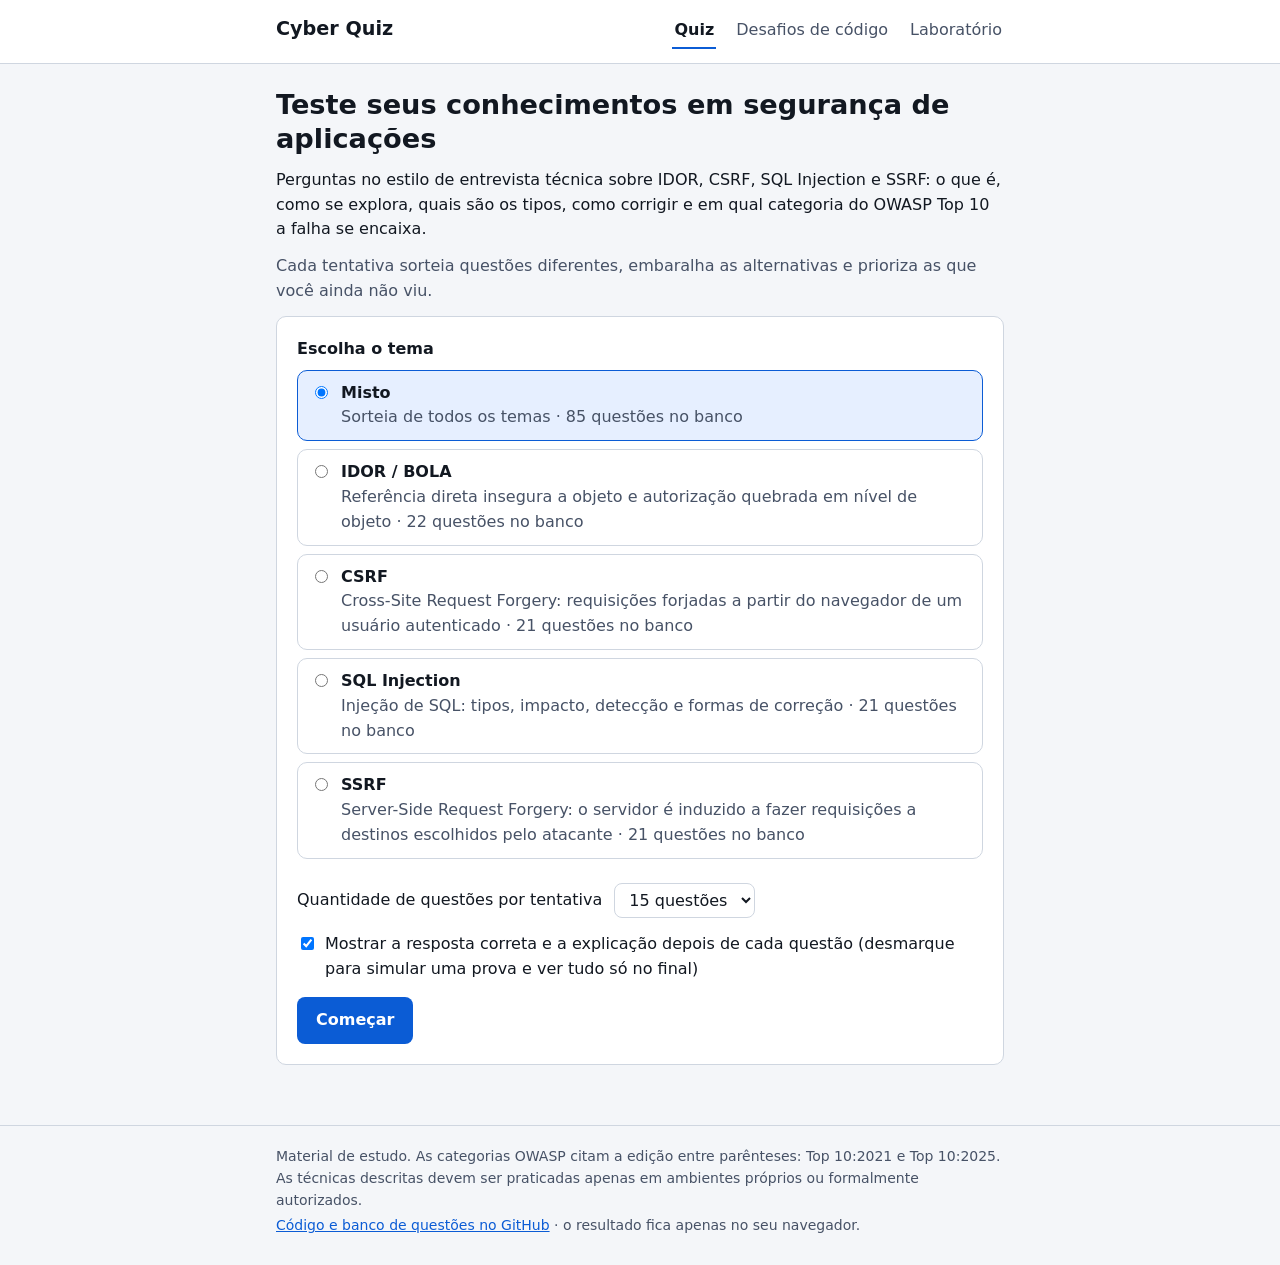
<file: index.html>
<!doctype html>
<html lang="pt-BR">
<head>
  <meta charset="utf-8">
  <meta name="viewport" content="width=device-width, initial-scale=1">
  <meta http-equiv="Content-Security-Policy" content="default-src 'none'; script-src 'self'; style-src 'self'; connect-src 'self'; img-src 'self' data:; base-uri 'none'; form-action 'none'">
  <meta name="color-scheme" content="light dark">
  <meta name="description" content="Quiz de AppSec e Pentest com questões sorteadas sobre IDOR, CSRF, SQL Injection e SSRF, no estilo de perguntas de entrevista técnica.">
  <title>Cyber Quiz — questões de AppSec e Pentest</title>
  <link rel="icon" href="data:,">
  <link rel="stylesheet" href="assets/style.css">
</head>
<body>
  <a class="skip-link" href="#app">Ir para o conteúdo</a>

  <header class="site-header">
    <div class="container header-row">
      <a class="brand" href="./">Cyber Quiz</a>
      <nav aria-label="Principal">
        <a href="./" aria-current="page">Quiz</a>
        <a href="desafios.html">Desafios de código</a>
        <a href="lab.html">Laboratório</a>
      </nav>
    </div>
  </header>

  <main id="app" class="container" tabindex="-1">
    <p class="muted" id="loading">Carregando questões…</p>
    <noscript><p class="notice">Este quiz precisa de JavaScript para sortear e corrigir as questões.</p></noscript>
  </main>

  <footer class="site-footer">
    <div class="container">
      <p>
        Material de estudo. As categorias OWASP citam a edição entre parênteses: Top 10:2021 e Top 10:2025.
        As técnicas descritas devem ser praticadas apenas em ambientes próprios ou formalmente autorizados.
      </p>
      <p>
        <a href="https://github.com/thebinario/cyber-quiz">Código e banco de questões no GitHub</a>
        · o resultado fica apenas no seu navegador.
      </p>
    </div>
  </footer>

  <script src="assets/quiz-core.js"></script>
  <script src="assets/app.js"></script>
</body>
</html>
</file>
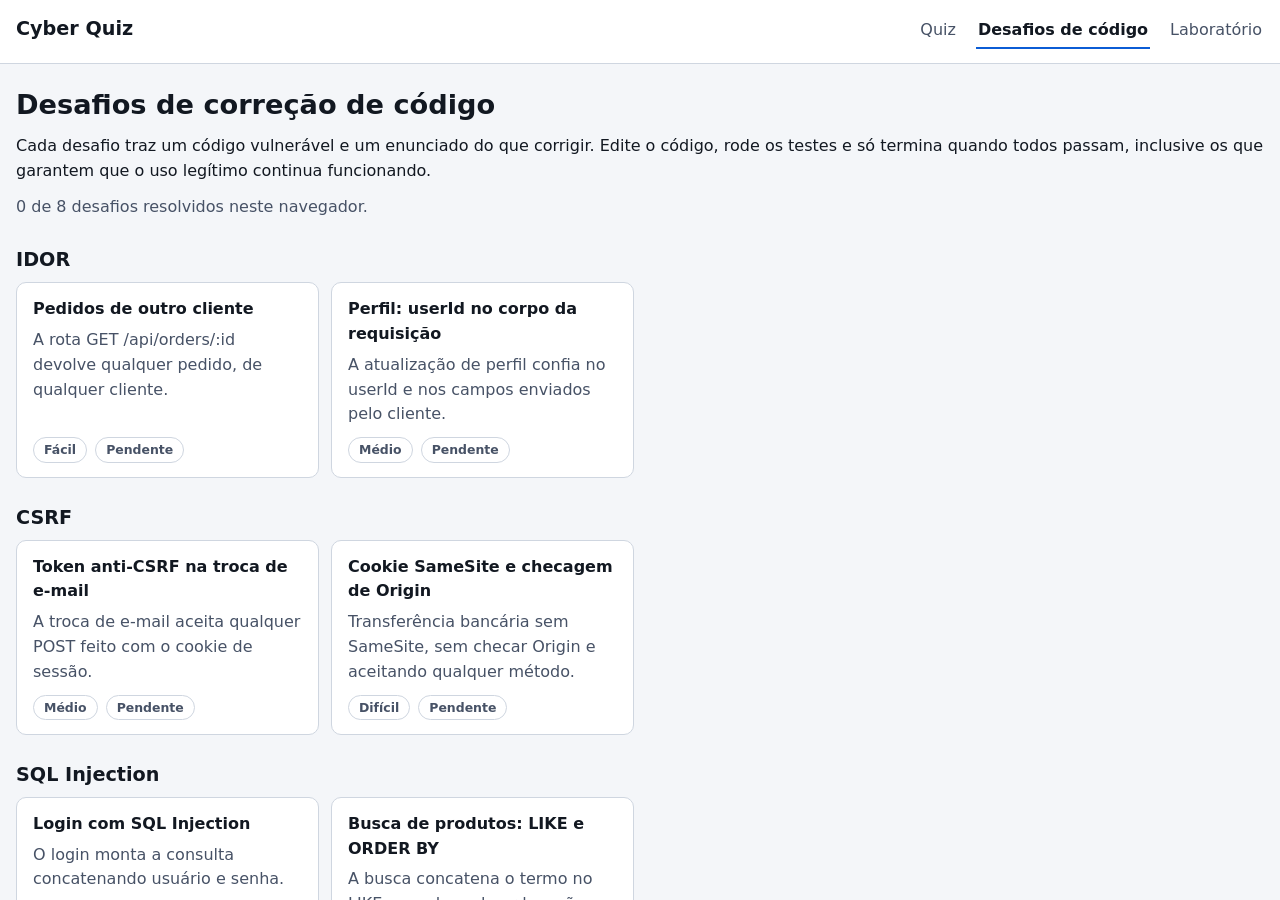
<file: desafios.html>
<!doctype html>
<html lang="pt-BR">
<head>
  <meta charset="utf-8">
  <meta name="viewport" content="width=device-width, initial-scale=1">
  <meta http-equiv="Content-Security-Policy" content="default-src 'none'; script-src 'self'; style-src 'self'; connect-src 'self'; img-src 'self' data:; worker-src 'self'; base-uri 'none'; form-action 'none'">
  <meta name="color-scheme" content="light dark">
  <meta name="description" content="Desafios de correção de código: corrija IDOR, CSRF, SQL Injection e SSRF e rode os testes no navegador.">
  <title>Desafios de correção — Cyber Quiz</title>
  <link rel="icon" href="data:,">
  <link rel="stylesheet" href="assets/style.css">
</head>
<body>
  <a class="skip-link" href="#app">Ir para o conteúdo</a>

  <header class="site-header">
    <div class="container container-wide header-row">
      <a class="brand" href="./">Cyber Quiz</a>
      <nav aria-label="Principal">
        <a href="./">Quiz</a>
        <a href="desafios.html" aria-current="page">Desafios de código</a>
        <a href="lab.html">Laboratório</a>
      </nav>
    </div>
  </header>

  <main id="app" class="container container-wide" tabindex="-1">
    <p class="muted" id="loading">Carregando desafios…</p>
    <noscript><p class="notice">Os desafios rodam os testes no navegador e precisam de JavaScript.</p></noscript>
  </main>

  <footer class="site-footer">
    <div class="container container-wide">
      <p>
        O código que você escreve roda só no seu navegador, em um Web Worker isolado, contra bancos e redes <strong>simulados</strong>.
        Nada é enviado a servidores. Pratique técnicas ofensivas apenas em ambientes próprios ou autorizados.
      </p>
      <p>
        <a href="https://github.com/thebinario/cyber-quiz">Código e desafios no GitHub</a>
        · o progresso fica apenas no seu navegador.
      </p>
    </div>
  </footer>

  <script src="assets/challenges.js"></script>
</body>
</html>
</file>
<file: assets/style.css>
:root {
  --bg: #f4f6f9;
  --surface: #ffffff;
  --text: #121821;
  --muted: #475266;
  --border: #cfd6e0;
  --primary: #0b5cd5;
  --primary-text: #ffffff;
  --primary-soft: #e6efff;
  --ok: #0a6b3a;
  --ok-bg: #e5f6ec;
  --bad: #a4161a;
  --bad-bg: #fdeaea;
  --focus: #b45309;
  --radius: 10px;
  --mono: ui-monospace, SFMono-Regular, Menlo, Consolas, "Liberation Mono", monospace;
}

@media (prefers-color-scheme: dark) {
  :root {
    --bg: #0e1116;
    --surface: #171b22;
    --text: #e8ecf2;
    --muted: #a6b0bf;
    --border: #2f3744;
    --primary: #7db1ff;
    --primary-text: #0a1220;
    --primary-soft: #17263f;
    --ok: #62d68f;
    --ok-bg: #11271b;
    --bad: #ff9094;
    --bad-bg: #2b1316;
    --focus: #fbbf24;
  }
}

* { box-sizing: border-box; }

html { -webkit-text-size-adjust: 100%; }

body {
  margin: 0;
  background: var(--bg);
  color: var(--text);
  font: 16px/1.55 system-ui, -apple-system, "Segoe UI", Roboto, "Helvetica Neue", Arial, sans-serif;
  min-height: 100vh;
  display: flex;
  flex-direction: column;
}

main { flex: 1; width: 100%; padding-top: 24px; padding-bottom: 40px; }
main:focus { outline: none; }

.container { width: 100%; max-width: 760px; margin: 0 auto; padding-left: 16px; padding-right: 16px; }

.skip-link {
  position: absolute; left: -9999px; top: 0;
  background: var(--primary); color: var(--primary-text);
  padding: 8px 12px; z-index: 10;
}
.skip-link:focus { left: 8px; top: 8px; }

.site-header { background: var(--surface); border-bottom: 1px solid var(--border); }
.site-header .container { display: flex; flex-wrap: wrap; gap: 4px 16px; align-items: baseline; padding-top: 14px; padding-bottom: 14px; }
.brand { font-weight: 700; font-size: 1.2rem; color: var(--text); text-decoration: none; }
.tagline { color: var(--muted); font-size: 0.9rem; }

.site-footer { border-top: 1px solid var(--border); color: var(--muted); font-size: 0.875rem; padding: 16px 0 24px; }
.site-footer p { margin: 4px 0; }

a { color: var(--primary); }
a:focus-visible, button:focus-visible, select:focus-visible, summary:focus-visible,
input:focus-visible + .option-body, [tabindex]:not([tabindex="-1"]):focus-visible {
  outline: 3px solid var(--focus);
  outline-offset: 2px;
}

h1, h2, h3 { line-height: 1.25; margin: 0 0 12px; }
h1 { font-size: 1.7rem; }
h2 { font-size: 1.3rem; }
h3 { font-size: 1.05rem; }
[data-autofocus]:focus { outline: none; }

p { margin: 0 0 12px; }
.muted { color: var(--muted); }

code {
  font-family: var(--mono);
  font-size: 0.92em;
  background: var(--primary-soft);
  border-radius: 4px;
  padding: 1px 5px;
  overflow-wrap: anywhere;
}

.card {
  background: var(--surface);
  border: 1px solid var(--border);
  border-radius: var(--radius);
  padding: 20px;
  margin-bottom: 20px;
}

.notice {
  border: 1px solid var(--bad);
  background: var(--bad-bg);
  border-radius: var(--radius);
  padding: 12px 14px;
}

fieldset { border: 0; margin: 0 0 16px; padding: 0; min-width: 0; }
legend { font-weight: 600; padding: 0; margin-bottom: 8px; }

.choice {
  display: flex; gap: 10px; align-items: flex-start;
  border: 1px solid var(--border); border-radius: var(--radius);
  padding: 10px 12px; margin-bottom: 8px; cursor: pointer;
  background: var(--surface);
}
.choice:hover { border-color: var(--primary); }
.choice input { margin-top: 5px; flex: none; }
.choice-body { display: flex; flex-direction: column; }
.choice:has(input:checked) { border-color: var(--primary); background: var(--primary-soft); }
.choice:has(input:focus-visible) { outline: 3px solid var(--focus); outline-offset: 2px; }

.field { display: flex; flex-wrap: wrap; gap: 8px 12px; align-items: center; margin-bottom: 14px; }
select {
  font: inherit; color: var(--text); background: var(--surface);
  border: 1px solid var(--border); border-radius: 8px; padding: 6px 10px;
}
.check { display: flex; gap: 8px; align-items: flex-start; margin-bottom: 16px; cursor: pointer; }
.check input { margin-top: 5px; }

.btn {
  font: inherit; font-weight: 600; cursor: pointer;
  border-radius: 8px; padding: 10px 18px; border: 1px solid transparent;
}
.btn-primary { background: var(--primary); color: var(--primary-text); }
.btn-primary:disabled { opacity: 0.5; cursor: not-allowed; }
.btn-secondary { background: transparent; color: var(--text); border-color: var(--border); }
.btn-secondary:hover { border-color: var(--primary); }
.actions { display: flex; flex-wrap: wrap; gap: 10px; margin-top: 16px; }

.quiz-meta { display: flex; flex-wrap: wrap; gap: 8px; align-items: center; margin-bottom: 8px; }
.chip {
  font-size: 0.78rem; font-weight: 600;
  border: 1px solid var(--border); border-radius: 999px;
  padding: 2px 10px; color: var(--muted); background: var(--surface);
}
.counter { font-weight: 600; margin-right: auto; }
progress { width: 100%; height: 10px; margin-bottom: 16px; accent-color: var(--primary); }

.question-text { font-size: 1.12rem; font-weight: 600; margin-bottom: 6px; }
.hint { color: var(--muted); font-size: 0.9rem; margin-bottom: 12px; }

.option { display: block; position: relative; margin-bottom: 10px; }
.option input { position: absolute; opacity: 0; inset: 0; width: 100%; height: 100%; margin: 0; cursor: pointer; }
.option-body {
  display: flex; gap: 12px; align-items: flex-start;
  border: 1px solid var(--border); border-radius: var(--radius);
  padding: 12px 14px; background: var(--surface);
}
.option:hover .option-body { border-color: var(--primary); }
.option input:checked + .option-body { border-color: var(--primary); background: var(--primary-soft); }
.option-key {
  flex: none; width: 26px; height: 26px; border-radius: 50%;
  display: inline-flex; align-items: center; justify-content: center;
  font-size: 0.85rem; font-weight: 700; border: 1px solid var(--border); color: var(--muted);
}
.option.is-multi .option-key { border-radius: 6px; }
.option-text { flex: 1; overflow-wrap: anywhere; }
.option input:checked + .option-body .option-key { background: var(--primary); color: var(--primary-text); border-color: var(--primary); }
.option-badge { flex: none; font-size: 0.8rem; font-weight: 700; white-space: nowrap; }

.option.is-correct .option-body { border-color: var(--ok); background: var(--ok-bg); }
.option.is-correct .option-badge { color: var(--ok); }
.option.is-wrong .option-body { border-color: var(--bad); background: var(--bad-bg); }
.option.is-wrong .option-badge { color: var(--bad); }
.option.is-locked input { cursor: default; }

.feedback { border-radius: var(--radius); padding: 14px 16px; margin-top: 16px; border: 1px solid var(--border); background: var(--surface); }
.feedback.ok { border-color: var(--ok); background: var(--ok-bg); }
.feedback.bad { border-color: var(--bad); background: var(--bad-bg); }
.feedback strong { display: block; margin-bottom: 4px; }

.score { font-size: 2.4rem; font-weight: 800; line-height: 1.1; margin-bottom: 4px; }

table { width: 100%; border-collapse: collapse; margin-bottom: 16px; font-size: 0.95rem; }
th, td { text-align: left; padding: 8px 10px; border-bottom: 1px solid var(--border); }
th { color: var(--muted); font-weight: 600; }
td.num, th.num { text-align: right; white-space: nowrap; }

details.review-item { border: 1px solid var(--border); border-radius: var(--radius); background: var(--surface); margin-bottom: 10px; }
details.review-item > summary { cursor: pointer; padding: 12px 14px; font-weight: 600; }
details.review-item .review-body { padding: 0 14px 14px; }
.tag-ok { color: var(--ok); }
.tag-bad { color: var(--bad); }
.review-body ul { margin: 4px 0 12px; padding-left: 20px; }

.history { list-style: none; padding: 0; margin: 0 0 12px; }
.history li { padding: 6px 0; border-bottom: 1px solid var(--border); display: flex; flex-wrap: wrap; gap: 4px 12px; }
.history .when { color: var(--muted); font-size: 0.9rem; }

@media (max-width: 480px) {
  .card { padding: 16px; }
  .option-body { padding: 10px 12px; }
}

@media (prefers-reduced-motion: reduce) {
  * { scroll-behavior: auto !important; transition: none !important; animation: none !important; }
}

/* ---------- navegação e layout largo ---------- */

.container-wide { max-width: 1280px; }
.header-row { justify-content: space-between; align-items: baseline; }
.site-header nav { display: flex; gap: 6px 18px; flex-wrap: wrap; }
.site-header nav a { color: var(--muted); text-decoration: none; padding: 4px 2px; border-bottom: 2px solid transparent; }
.site-header nav a:hover { color: var(--text); }
.site-header nav a[aria-current="page"] { color: var(--text); border-bottom-color: var(--primary); font-weight: 600; }

.visually-hidden {
  position: absolute; width: 1px; height: 1px; margin: -1px; padding: 0;
  overflow: hidden; clip: rect(0 0 0 0); white-space: nowrap; border: 0;
}
.small { font-size: 0.85rem; }

/* ---------- lista de desafios ---------- */

.topic-group { margin-top: 28px; }
.topic-group h2 { margin: 0 0 10px; font-size: 1.2rem; }
.challenge-grid { display: grid; gap: 12px; grid-template-columns: repeat(auto-fill, minmax(280px, 1fr)); }
.challenge-card {
  display: flex; flex-direction: column; gap: 6px;
  background: var(--surface); border: 1px solid var(--border); border-radius: var(--radius);
  padding: 14px 16px; color: var(--text); text-decoration: none;
}
.challenge-card:hover { border-color: var(--primary); }
.challenge-card.is-solved { border-left: 4px solid var(--ok); }
.challenge-title { font-weight: 700; }
.challenge-meta { display: flex; gap: 8px; flex-wrap: wrap; margin-top: auto; padding-top: 4px; }
.chip-ok { color: var(--ok); border-color: var(--ok); }
.chips { display: flex; gap: 8px; flex-wrap: wrap; margin: 4px 0; }

/* ---------- tela dividida: enunciado | código ---------- */

.split {
  display: grid;
  grid-template-columns: minmax(0, 1fr) minmax(0, 1.15fr);
  gap: 16px;
  align-items: start;
}
.pane {
  background: var(--surface); border: 1px solid var(--border); border-radius: var(--radius);
  padding: 18px 20px; min-width: 0;
}
.pane-statement h1 { margin: 6px 0 4px; font-size: 1.4rem; }
.pane-statement h1:focus { outline: none; }
.pane-statement .owasp { font-size: 0.85rem; margin: 4px 0 12px; }
.pane-statement .statement ul { padding-left: 20px; }
.pane-statement .statement li { margin: 6px 0; }
.pane-statement details { border-top: 1px solid var(--border); margin-top: 14px; padding-top: 10px; }
.pane-statement summary { cursor: pointer; font-weight: 600; }
.back-link { font-size: 0.9rem; }
.hints { padding-left: 20px; }
.btn-small { padding: 6px 12px; font-size: 0.9rem; margin-top: 8px; }

.pane-editor { position: sticky; top: 12px; }
.editor-bar { display: flex; flex-wrap: wrap; justify-content: space-between; align-items: center; gap: 8px; margin-bottom: 8px; }
.editor-title { font-family: var(--mono); font-size: 0.9rem; color: var(--muted); }
.editor-actions { display: flex; gap: 8px; flex-wrap: wrap; }
.editor-actions .btn { padding: 8px 14px; font-size: 0.9rem; }

.code-editor {
  width: 100%; height: 360px; resize: vertical;
  font: 0.88rem/1.5 var(--mono); tab-size: 2;
  background: var(--bg); color: var(--text);
  border: 1px solid var(--border); border-radius: 8px; padding: 12px;
  white-space: pre; overflow: auto;
}
.code-block {
  background: var(--bg); border: 1px solid var(--border); border-radius: 8px;
  padding: 12px; overflow: auto; font: 0.85rem/1.5 var(--mono); margin: 8px 0;
}
.code-block code { background: none; padding: 0; font: inherit; }

.results { margin-top: 12px; max-height: 420px; overflow: auto; }
.results-summary { font-weight: 700; margin: 0 0 8px; }
.results-summary.ok { color: var(--ok); }
.results-summary.bad { color: var(--bad); }
.test-list { list-style: none; margin: 0; padding: 0; }
.test-list li { display: flex; gap: 10px; padding: 8px 10px; border-radius: 8px; margin-bottom: 6px; border: 1px solid var(--border); }
.test-ok { background: var(--ok-bg); border-color: var(--ok); }
.test-bad { background: var(--bad-bg); border-color: var(--bad); }
.test-mark { font-weight: 700; width: 1.2em; flex: none; }
.test-ok .test-mark { color: var(--ok); }
.test-bad .test-mark { color: var(--bad); }
.test-body { display: flex; flex-direction: column; gap: 2px; min-width: 0; }
.test-msg { font-family: var(--mono); font-size: 0.82rem; color: var(--muted); overflow-wrap: anywhere; }
.error-text { white-space: pre-wrap; font: 0.85rem/1.5 var(--mono); margin: 6px 0 0; }

@media (max-width: 980px) {
  .split { grid-template-columns: minmax(0, 1fr); }
  .pane-editor { position: static; }
}

/* ---------- laboratório (VM no navegador) ---------- */

.terminal-box {
  background: #0b0f14; border-radius: 8px; padding: 8px; overflow: auto;
  min-height: 120px; margin-bottom: 12px;
}
.terminal-box:empty { display: none; }
.lab-status { margin: 0 0 10px; min-height: 1.4em; }
.bad-text { color: var(--bad); }
.pane-lab .feedback { margin-top: 12px; }
.flag-form { margin-top: 4px; }
.flag-form label { font-weight: 600; display: block; margin-bottom: 4px; }
.flag-row { display: flex; gap: 8px; }
.flag-input {
  flex: 1; min-width: 0; padding: 10px 12px; border: 1px solid var(--border); border-radius: 8px;
  background: var(--bg); color: var(--text); font: 0.95rem var(--mono);
}

.feedback > span { display: block; margin-top: 6px; }

/* desktop gráfico (v86) */
.screen-box { background: #000; line-height: 0; max-width: 100%; overflow: auto; }
.screen-box .screen-text { display: none; white-space: pre; font: 14px monospace; line-height: 1.1; color: #ccc; }
.screen-canvas { max-width: 100%; height: auto; outline: none; cursor: default; }
.screen-canvas:focus { outline: 2px solid var(--accent, #4c8dff); }
</file>
